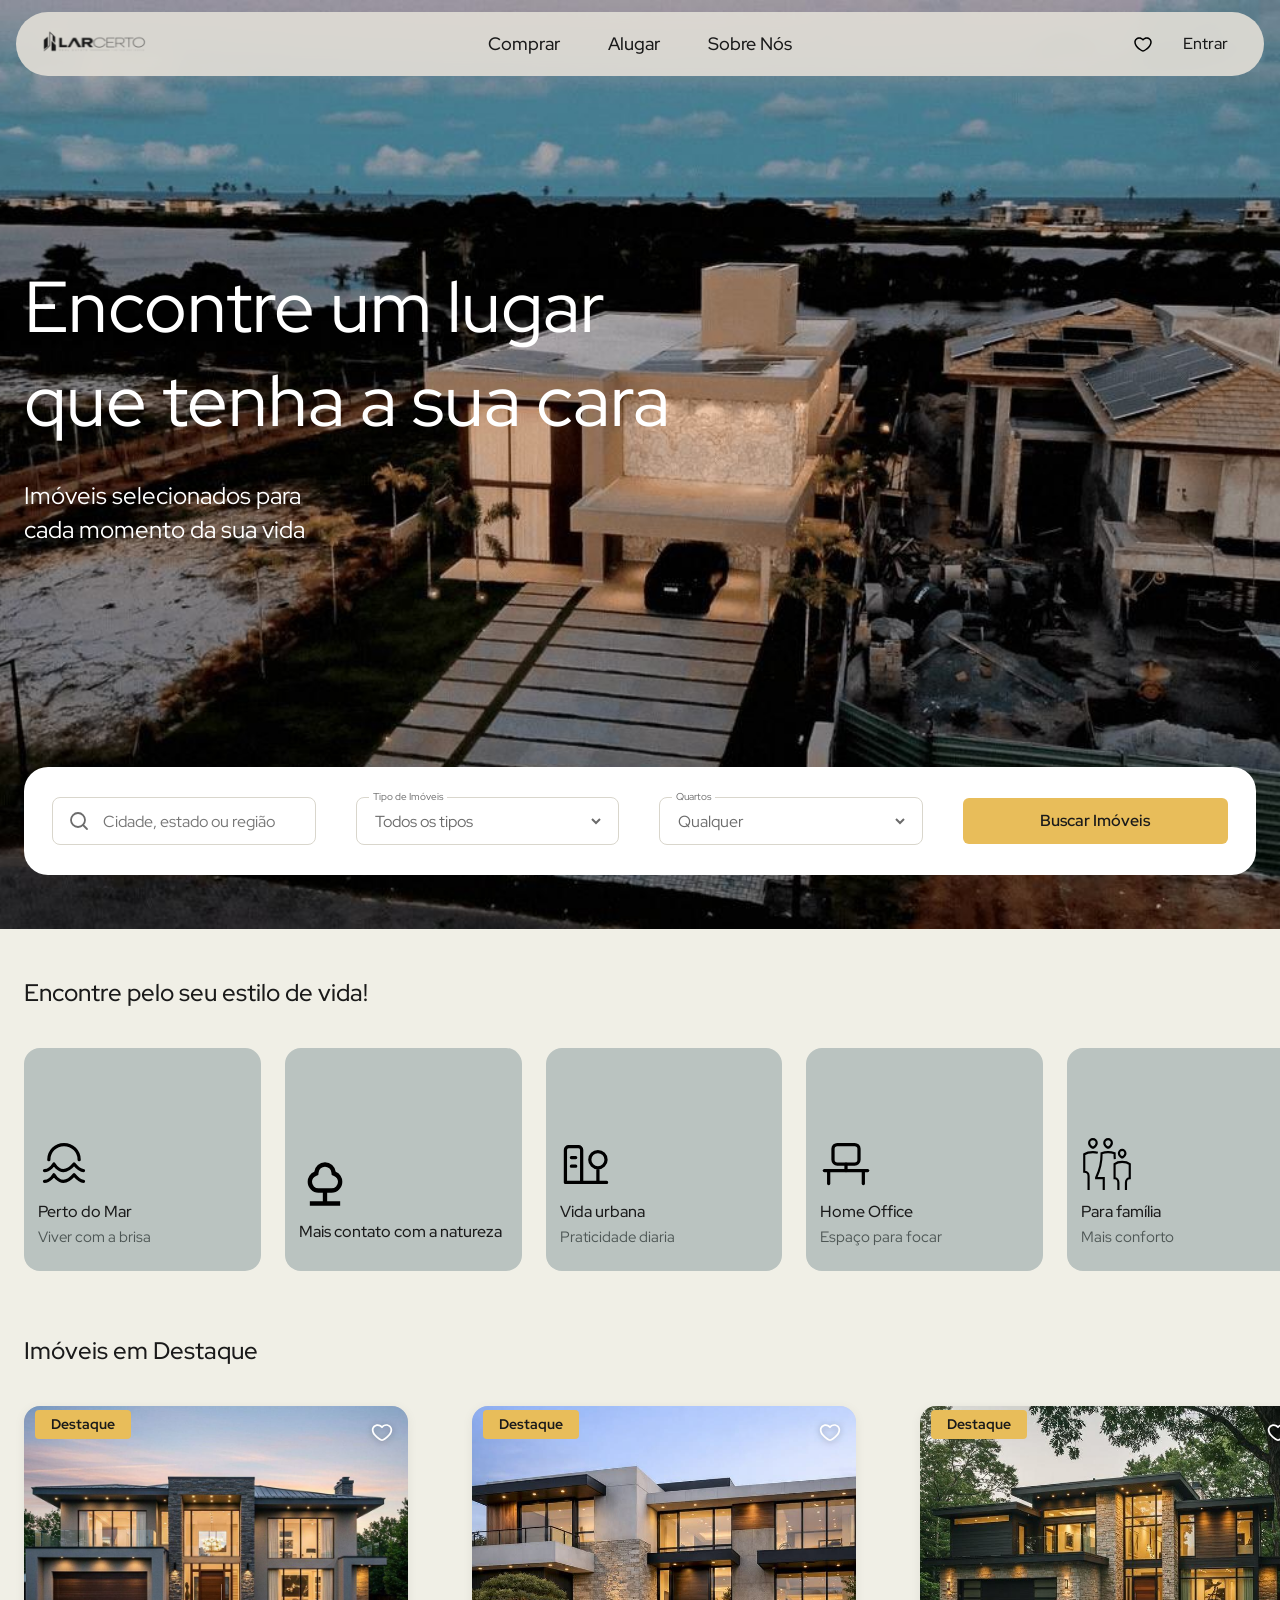
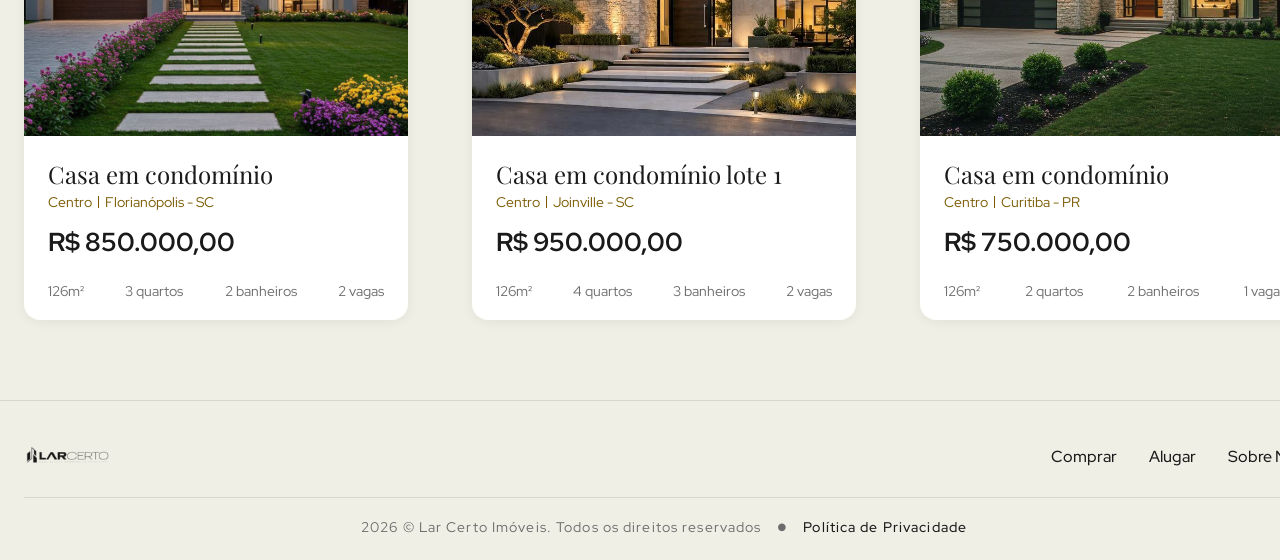
<file: index.html>
<!DOCTYPE html>
<html lang="pt-BR">
<head>
    <meta charset="UTF-8">
    <meta name="viewport" content="width=device-width, initial-scale=1.0">
    <title>Lar Certo</title>

    <meta http-equiv="refresh" content="0; url=pages/landing-lar-certo/index.html">
    <link rel="canonical" href="pages/landing-lar-certo/index.html">
    <script>
        window.location.replace("pages/landing-lar-certo/index.html");
    </script>
</head>
<body>
    <p>Redirecionando... <a href="pages/landing-lar-certo/index.html">Clique aqui se não for redirecionado.</a></p>
</body>
</html>
</file>
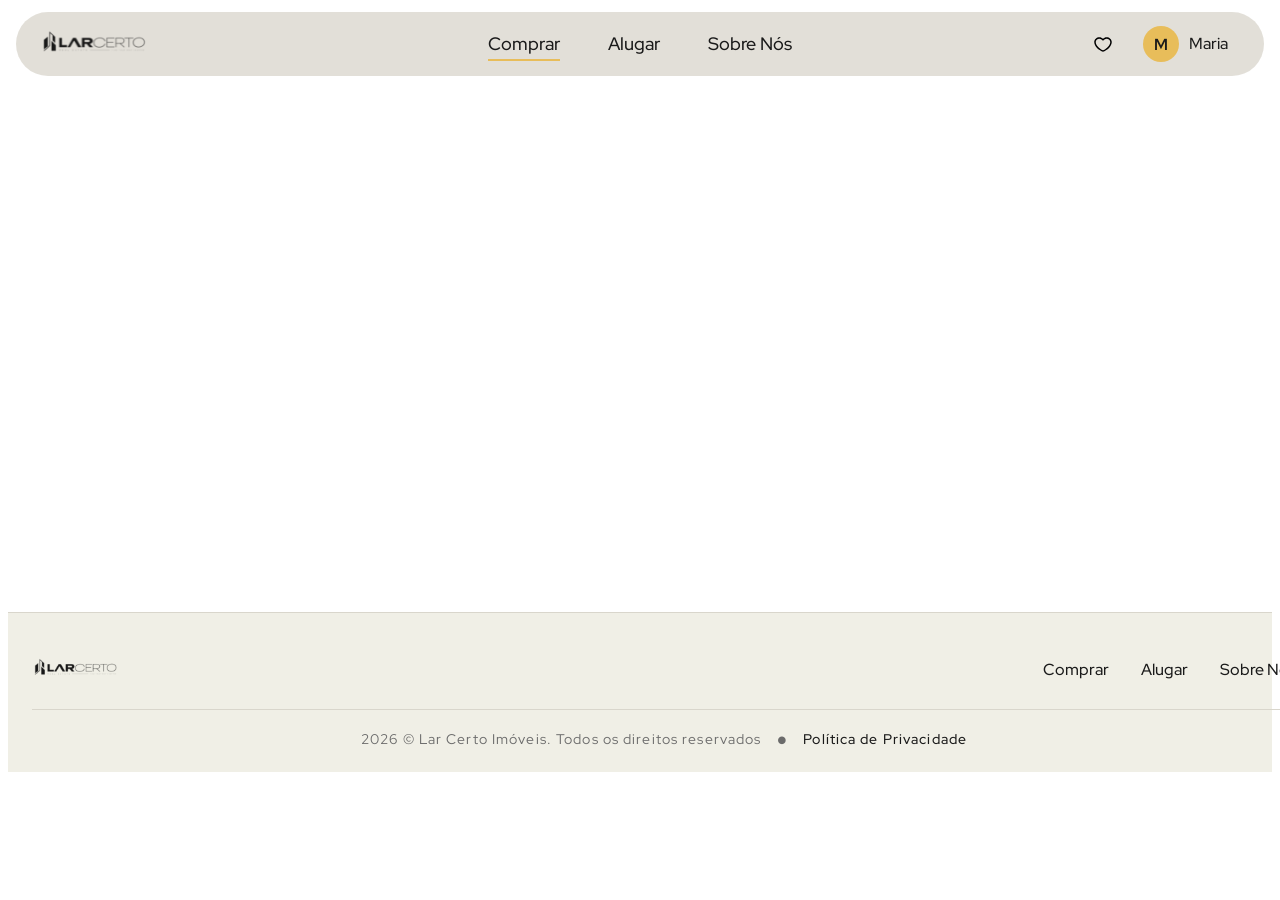
<file: pages/home/index.html>
<!DOCTYPE html>
<html lang="pt-BR">
<head>
    <meta charset="UTF-8">
    <meta name="viewport" content="width=device-width, initial-scale=1.0">
    <title>Lar Certo</title>
    <link rel="stylesheet" href="../../components/components.css">
    <script src="../../components/components.js" defer></script>
</head>
<body>
    <div data-component="header" data-overlay="true" data-active="comprar"></div>

    <main style="min-height: 60vh"></main>

    <div data-component="footer"></div>
</body>
</html>
</file>
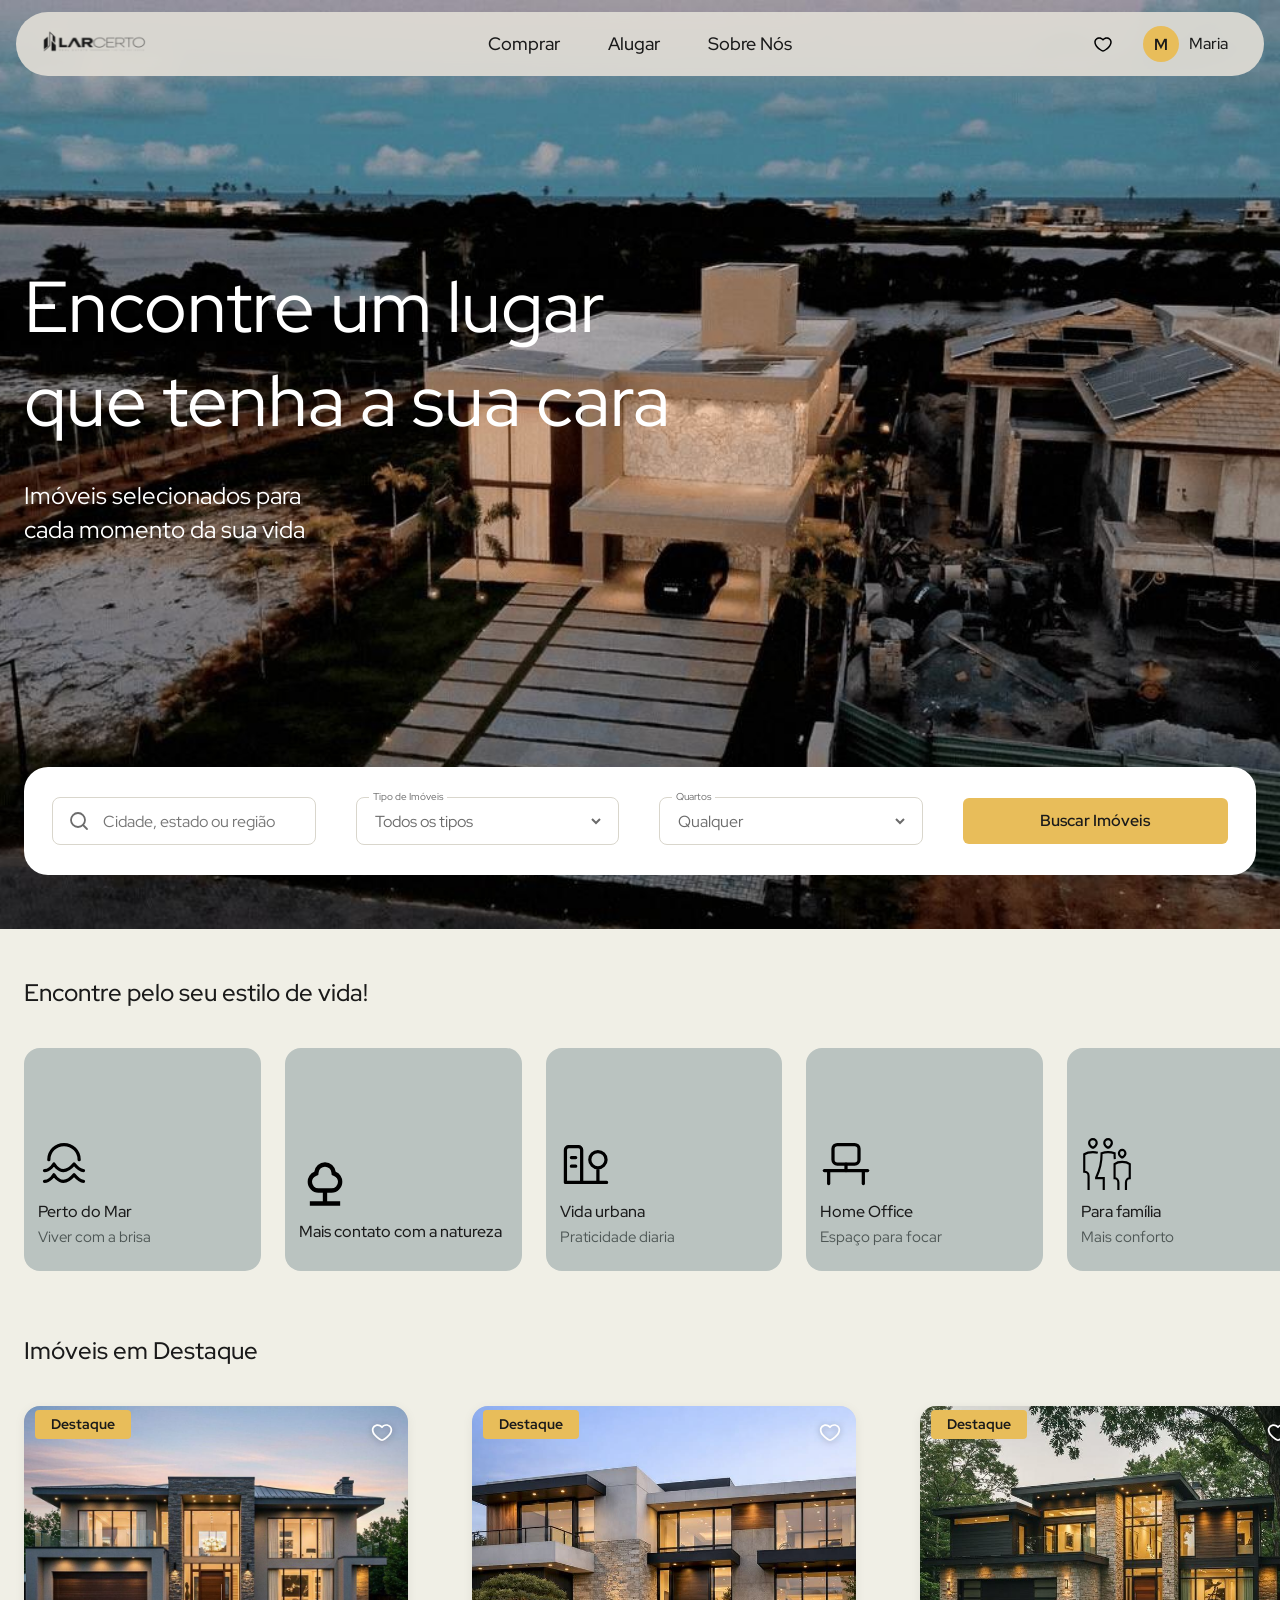
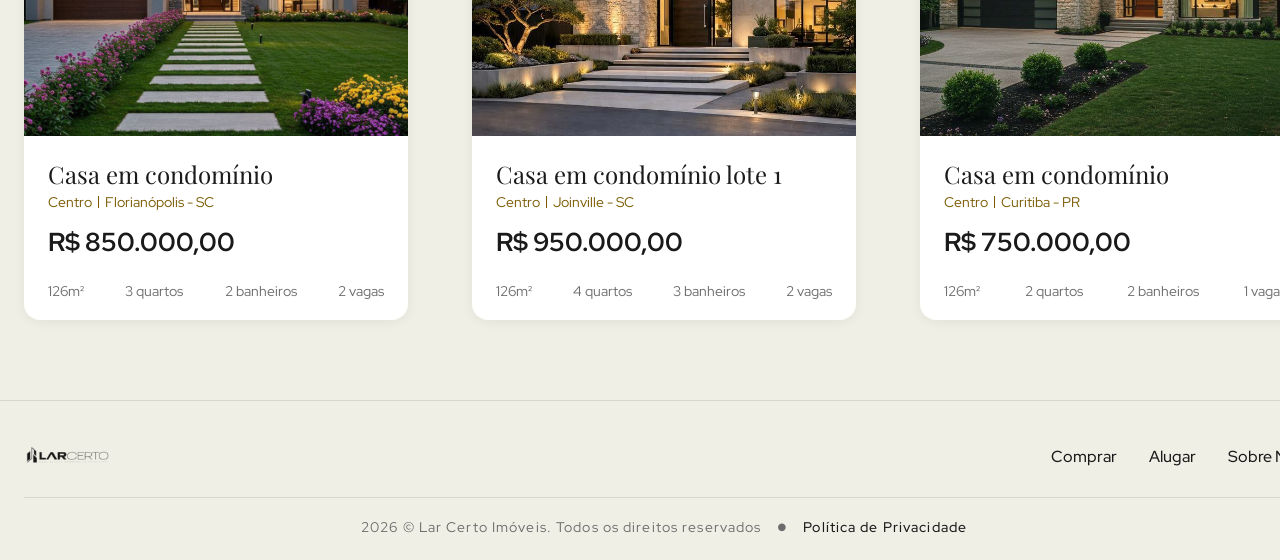
<file: pages/landing-lar-certo/index.html>
<!DOCTYPE html>
<html lang="pt-BR">
<head>
    <meta charset="UTF-8">
    <meta name="viewport" content="width=device-width, initial-scale=1.0">
    <title>Lar Certo | Encontre um lugar que tenha a sua cara</title>

    <link rel="stylesheet" href="../../components/components.css">
    <link rel="stylesheet" href="style.css">
    <script src="../../components/components.js" defer></script>
    <script src="../../shared/data/imoveis.js" defer></script>
    <script src="script.js" defer></script>
</head>
<body>
    <div data-component="header" data-overlay="true"></div>

    <main>
        <section class="hero">
            <video class="hero__video" autoplay muted loop playsinline preload="metadata" poster="../../assets/images/hero-lar-certo.jpg" aria-hidden="true">
                <source src="../../assets/videos/hero-lar-certo.mp4" type="video/mp4">
            </video>

            <div class="hero__conteudo">
                <h1 class="hero__titulo">Encontre um lugar<br>que tenha a sua cara</h1>
                <p class="hero__subtitulo">Imóveis selecionados para<br>cada momento da sua vida</p>
            </div>

            <form class="busca" id="form-busca">
                <div class="busca__campo busca__campo--texto">
                    <svg class="busca__icone" viewBox="0 0 24 24" fill="none" stroke="currentColor" stroke-width="1.8" stroke-linecap="round" aria-hidden="true">
                        <circle cx="11" cy="11" r="7"/><path d="m20 20-4-4"/>
                    </svg>
                    <input type="text" name="busca" placeholder="Cidade, estado ou região" aria-label="Cidade, estado ou região">
                </div>

                <label class="busca__campo busca__campo--select">
                    <span class="busca__rotulo">Tipo de Imóveis</span>
                    <select name="tipo">
                        <option value="">Todos os tipos</option>
                        <option value="casa">Casa</option>
                        <option value="apartamento">Apartamento</option>
                        <option value="cobertura">Cobertura</option>
                        <option value="terreno">Terreno</option>
                        <option value="comercial">Comercial</option>
                    </select>
                </label>

                <label class="busca__campo busca__campo--select">
                    <span class="busca__rotulo">Quartos</span>
                    <select name="quartos">
                        <option value="">Qualquer</option>
                        <option value="1">1+</option>
                        <option value="2">2+</option>
                        <option value="3">3+</option>
                        <option value="4">4+</option>
                    </select>
                </label>

                <button class="lc-btn lc-btn--primary busca__botao" type="submit">Buscar Imóveis</button>
            </form>
        </section>

        <section class="secao lc-container">
            <h2 class="secao__titulo">Encontre pelo seu estilo de vida!</h2>
            <div class="categorias" id="categorias"></div>
        </section>

        <section class="secao lc-container">
            <h2 class="secao__titulo">Imóveis em Destaque</h2>
            <div class="lc-grid-cards" id="destaques"></div>
        </section>
    </main>

    <div data-component="footer"></div>
</body>
</html>
</file>
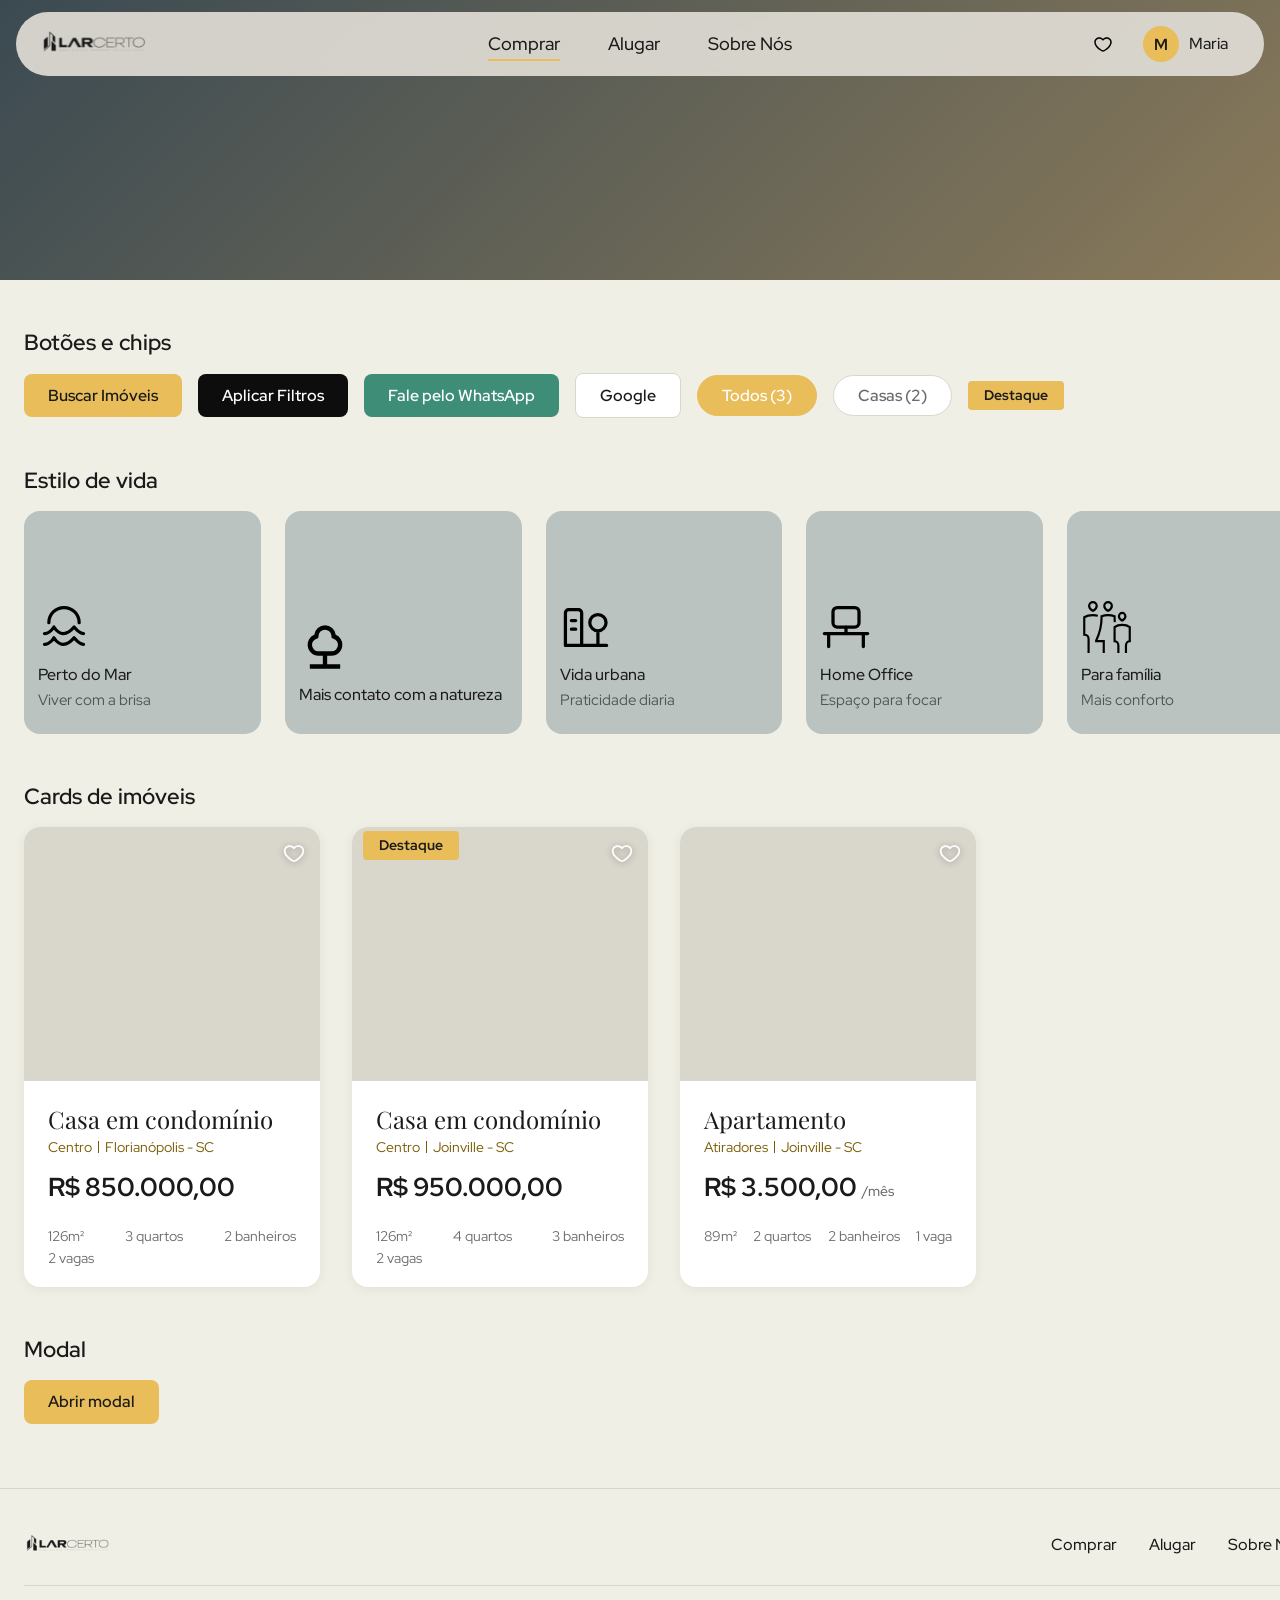
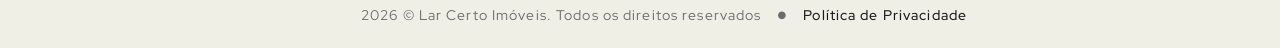
<file: components/preview.html>
<!DOCTYPE html>
<html lang="pt-BR">
<head>
  <meta charset="UTF-8">
  <meta name="viewport" content="width=device-width, initial-scale=1">
  <title>Preview dos componentes - Lar Certo</title>
  <link rel="stylesheet" href="components.css">
  <script src="components.js" defer></script>
  <style>
    body { margin: 0; background: var(--lc-bg); font-family: var(--lc-font-sans); color: var(--lc-text); }
    h2 { margin: 48px 0 16px; font: 600 22px var(--lc-font-sans); }
    .hero { position: relative; min-height: 280px; background: linear-gradient(135deg, #3b4a52, #8a7a5a); }
    .linha { display: flex; flex-wrap: wrap; gap: 16px; align-items: center; }
    .categorias { display: grid; grid-template-columns: repeat(auto-fit, minmax(200px, 1fr)); gap: 24px; }
  </style>
</head>
<body>
  <div class="hero">
    <div data-component="header" data-overlay="true" data-active="comprar"></div>
  </div>

  <main class="lc-container">
    <h2>Botões e chips</h2>
    <div class="linha">
      <button class="lc-btn lc-btn--primary">Buscar Imóveis</button>
      <button class="lc-btn lc-btn--dark">Aplicar Filtros</button>
      <button class="lc-btn lc-btn--whatsapp">Fale pelo WhatsApp</button>
      <button class="lc-btn lc-btn--outline">Google</button>
      <button class="lc-chip is-active">Todos (3)</button>
      <button class="lc-chip">Casas (2)</button>
      <span class="lc-badge">Destaque</span>
    </div>

    <h2>Estilo de vida</h2>
    <div class="categorias" id="categorias"></div>

    <h2>Cards de imóveis</h2>
    <div class="lc-grid-cards" id="cards"></div>

    <h2>Modal</h2>
    <button class="lc-btn lc-btn--primary" id="abrir-modal">Abrir modal</button>
  </main>

  <div data-component="footer"></div>

  <script>
    document.addEventListener("DOMContentLoaded", function () {
      var imoveis = [
        { id: 1, titulo: "Casa em condomínio", bairro: "Centro", cidade: "Florianópolis", uf: "SC", preco: 850000, area: 126, quartos: 3, banheiros: 2, vagas: 2 },
        { id: 2, titulo: "Casa em condomínio", bairro: "Centro", cidade: "Joinville", uf: "SC", preco: 950000, area: 126, quartos: 4, banheiros: 3, vagas: 2, destaque: true },
        { id: 3, titulo: "Apartamento", bairro: "Atiradores", cidade: "Joinville", uf: "SC", preco: 3500, area: 89, quartos: 2, banheiros: 2, vagas: 1, finalidade: "alugar" }
      ];
      LarCerto.renderCards(imoveis, document.getElementById("cards"));

      var categorias = [
        { icone: "mar", titulo: "Perto do Mar", texto: "Viver com a brisa" },
        { icone: "natureza", titulo: "Mais contato com a natureza", texto: "" },
        { icone: "urbana", titulo: "Vida urbana", texto: "Praticidade diaria" },
        { icone: "office", titulo: "Home Office", texto: "Espaço para focar" },
        { icone: "familia", titulo: "Para família", texto: "Mais conforto" }
      ];
      categorias.forEach(function (c) {
        document.getElementById("categorias").appendChild(LarCerto.criarCategoria(c));
      });

      document.getElementById("abrir-modal").addEventListener("click", function () {
        LarCerto.abrirModal({ titulo: "Agendar visita", conteudo: "Conteúdo do modal de exemplo." });
      });
    });
  </script>
</body>
</html>
</file>
<file: components/components.css>
@import url("https://fonts.googleapis.com/css2?family=Playfair+Display:wght@400;500;600&family=Red+Hat+Display:wght@400;500;600;700&display=swap");

:root {
  /* Cores */
  --lc-bg: #f0efe6;
  --lc-surface: #ffffff;
  --lc-surface-alt: #f8f8f6;
  --lc-header-pill: rgba(224, 221, 213, 0.92);
  --lc-categoria: #bac3c0;
  --lc-gold: #e8bd5a;
  --lc-gold-hover: #dcad40;
  --lc-gold-dark: #7a5a00;
  --lc-green: #3e8e77;
  --lc-green-hover: #347a66;
  --lc-text: #1a1a1a;
  --lc-text-muted: #6b6b6b;
  --lc-border: #d9d6cc;
  --lc-dark: #0d0d0d;

  --lc-font-sans: "Red Hat Display", "Segoe UI", system-ui, sans-serif;
  --lc-font-serif: "Playfair Display", Georgia, serif;

  --lc-radius-sm: 8px;
  --lc-radius: 16px;
  --lc-radius-lg: 24px;
  --lc-radius-pill: 999px;
  --lc-shadow: 0 2px 12px rgba(0, 0, 0, 0.06);
  --lc-shadow-lg: 0 12px 40px rgba(0, 0, 0, 0.18);

  --lc-container: 1280px;
  --lc-header-h: 72px;
}

.lc-container {
  width: 100%;
  max-width: var(--lc-container);
  margin-inline: auto;
  padding-inline: 24px;
}

.lc-sr-only {
  position: absolute;
  width: 1px;
  height: 1px;
  overflow: hidden;
  clip: rect(0 0 0 0);
  white-space: nowrap;
}

[hidden] {
  display: none !important;
}

.lc-btn {
  display: inline-flex;
  align-items: center;
  justify-content: center;
  gap: 8px;
  padding: 12px 24px;
  border: 0;
  border-radius: var(--lc-radius-sm);
  font: 600 16px/1.2 var(--lc-font-sans);
  color: var(--lc-text);
  text-decoration: none;
  cursor: pointer;
  transition: background-color 0.2s, color 0.2s, border-color 0.2s;
}

.lc-btn:focus-visible,
.lc-icon-btn:focus-visible,
.lc-chip:focus-visible,
.lc-nav__link:focus-visible,
.lc-card__fav:focus-visible {
  outline: 2px solid var(--lc-dark);
  outline-offset: 2px;
}

.lc-btn--primary { background: var(--lc-gold); }
.lc-btn--primary:hover { background: var(--lc-gold-hover); }

.lc-btn--dark { background: var(--lc-dark); color: #fff; }
.lc-btn--dark:hover { background: #2b2b2b; }

.lc-btn--whatsapp { background: var(--lc-green); color: #fff; }
.lc-btn--whatsapp:hover { background: var(--lc-green-hover); }

.lc-btn--outline {
  background: var(--lc-surface);
  border: 1px solid var(--lc-border);
}
.lc-btn--outline:hover { border-color: var(--lc-text); }

.lc-btn--block { width: 100%; }
.lc-btn--pill { border-radius: var(--lc-radius-pill); }


.lc-icon-btn {
  position: relative;
  display: inline-grid;
  place-items: center;
  width: 40px;
  height: 40px;
  padding: 0;
  border: 0;
  border-radius: 50%;
  background: transparent;
  color: var(--lc-text);
  cursor: pointer;
  transition: background-color 0.2s;
}
.lc-icon-btn:hover { background: rgba(0, 0, 0, 0.07); }
.lc-icon-btn svg,
.lc-icon-btn img { width: 24px; height: 24px; }

.lc-count {
  position: absolute;
  top: 2px;
  right: 0;
  min-width: 18px;
  height: 18px;
  padding: 0 5px;
  border-radius: var(--lc-radius-pill);
  background: var(--lc-gold);
  font: 700 11px/18px var(--lc-font-sans);
  text-align: center;
}


.lc-chip {
  display: inline-flex;
  align-items: center;
  padding: 10px 24px;
  border: 1px solid var(--lc-border);
  border-radius: var(--lc-radius-pill);
  background: var(--lc-surface);
  color: var(--lc-text-muted);
  font: 600 16px/1.2 var(--lc-font-sans);
  cursor: pointer;
  transition: background-color 0.2s, color 0.2s;
}
.lc-chip:hover { border-color: var(--lc-text-muted); }
.lc-chip[aria-pressed="true"],
.lc-chip.is-active {
  background: var(--lc-gold);
  border-color: var(--lc-gold);
  color: #fff;
}

.lc-badge {
  display: inline-block;
  padding: 6px 16px;
  border-radius: 4px;
  background: var(--lc-gold);
  color: var(--lc-text);
  font: 700 14px/1.2 var(--lc-font-sans);
}


.lc-header {
  position: relative;
  z-index: 100;
  box-sizing: border-box;
  width: 100%;
  padding: 12px 16px 0;
  font-family: var(--lc-font-sans);
  color: var(--lc-text);
}

.lc-header__inner {
  display: grid;
  grid-template-columns: 1fr auto 1fr;
  align-items: center;
  gap: 24px;
  min-height: 64px;
  padding-inline: 24px;
  border-radius: var(--lc-radius-pill);
  background: var(--lc-header-pill);
  -webkit-backdrop-filter: blur(8px);
  backdrop-filter: blur(8px);
}


.lc-logo {
  display: inline-flex;
  align-items: center;
  gap: 6px;
  justify-self: start;
  color: var(--lc-text);
  text-decoration: none;
}
.lc-logo__img { display: block; height: 40px; width: auto; }
.lc-logo--sm .lc-logo__img { height: 32px; }


.lc-nav {
  display: flex;
  align-items: center;
  gap: 48px;
}
.lc-nav__link {
  position: relative;
  padding: 6px 0;
  color: var(--lc-text);
  font: 500 18px/1.2 var(--lc-font-sans);
  text-decoration: none;
}
.lc-nav__link::after {
  content: "";
  position: absolute;
  left: 0;
  right: 0;
  bottom: 0;
  height: 2px;
  background: var(--lc-gold);
  transform: scaleX(0);
  transition: transform 0.2s;
}
.lc-nav__link:hover::after,
.lc-nav__link[aria-current="page"]::after { transform: scaleX(1); }

.lc-header__actions {
  display: flex;
  align-items: center;
  justify-content: flex-end;
  gap: 8px;
}
.lc-account {
  border: 0;
  background: none;
  cursor: pointer;
  display: inline-flex;
  align-items: center;
  gap: 10px;
  padding: 6px 12px;
  border-radius: var(--lc-radius-pill);
  color: var(--lc-text);
  font: 500 16px/1.2 var(--lc-font-sans);
  text-decoration: none;
  transition: background-color 0.2s;
}
.lc-account:hover { background: rgba(0, 0, 0, 0.07); }
.lc-account__avatar {
  display: grid;
  place-items: center;
  width: 36px;
  height: 36px;
  overflow: hidden;
  border-radius: 50%;
  background: var(--lc-border);
}
.lc-account__avatar svg { width: 22px; height: 22px; }
.lc-account__avatar img { width: 100%; height: 100%; object-fit: cover; }

.lc-burger { display: none; }

.lc-header[data-overlay="true"] {
  position: absolute;
  top: 0;
  left: 0;
}

@media (max-width: 900px) {
  .lc-header__inner {
    grid-template-columns: 1fr auto;
    padding-inline: 16px;
  }

  .lc-burger {
    display: inline-grid;
    place-items: center;
    width: 44px;
    height: 44px;
    border: 0;
    border-radius: 50%;
    background: transparent;
    color: inherit;
    cursor: pointer;
  }
  .lc-burger svg { width: 26px; height: 26px; }
  .lc-burger .lc-burger__close { display: none; }
  .lc-burger[aria-expanded="true"] .lc-burger__open { display: none; }
  .lc-burger[aria-expanded="true"] .lc-burger__close { display: block; }

  .lc-header__actions { grid-column: 2; grid-row: 1; }
  .lc-header__inner > .lc-burger { grid-column: 2; grid-row: 1; justify-self: end; }
  .lc-header__actions { margin-right: 52px; }

  .lc-nav {
    position: absolute;
    top: 100%;
    left: 0;
    right: 0;
    flex-direction: column;
    align-items: stretch;
    gap: 0;
    padding: 8px 24px 16px;
    background: var(--lc-bg);
    box-shadow: var(--lc-shadow);
    display: none;
    top: calc(100% + 8px);
    left: 16px;
    right: 16px;
    border-radius: var(--lc-radius);
  }
  .lc-nav.is-open { display: flex; }
  .lc-nav__link {
    padding: 14px 0;
    border-bottom: 1px solid var(--lc-border);
  }
  .lc-nav__link::after { display: none; }
  .lc-nav__link[aria-current="page"] { font-weight: 700; }

}


.lc-footer {
  margin-top: 64px;
  padding: 40px 0 24px;
  background: var(--lc-bg);
  border-top: 1px solid var(--lc-border);
  color: var(--lc-text-muted);
  font-family: var(--lc-font-sans);
}
.lc-footer__top {
  display: flex;
  flex-wrap: wrap;
  align-items: center;
  justify-content: space-between;
  gap: 24px;
  padding-bottom: 24px;
}
.lc-footer__nav {
  display: flex;
  flex-wrap: wrap;
  gap: 8px 32px;
  margin: 0;
  padding: 0;
  list-style: none;
}
.lc-footer__nav a {
  color: var(--lc-text);
  font: 500 16px/1.2 var(--lc-font-sans);
  text-decoration: none;
}
.lc-footer__nav a:hover { color: var(--lc-gold-dark); text-decoration: underline; }

.lc-footer__bottom {
  display: flex;
  flex-wrap: wrap;
  align-items: center;
  justify-content: center;
  gap: 8px 16px;
  padding-top: 20px;
  border-top: 1px solid var(--lc-border);
  font-size: 14px;
  letter-spacing: 0.08em;
  text-align: center;
}
.lc-footer__bottom a {
  color: var(--lc-text);
  font-weight: 500;
  text-decoration: none;
}
.lc-footer__bottom a:hover { text-decoration: underline; }
.lc-footer__dot { font-size: 10px; }


.lc-card {
  position: relative;
  display: flex;
  flex-direction: column;
  overflow: hidden;
  border-radius: var(--lc-radius);
  background: var(--lc-surface);
  box-shadow: var(--lc-shadow);
  font-family: var(--lc-font-sans);
  color: var(--lc-text);
  transition: transform 0.2s, box-shadow 0.2s;
}
.lc-card:hover {
  transform: translateY(-3px);
  box-shadow: 0 8px 24px rgba(0, 0, 0, 0.12);
}

.lc-card__media {
  position: relative;
  aspect-ratio: 390 / 335;
  background: var(--lc-border);
}
.lc-card__media {
  overflow: hidden;
}
.lc-card__media img {
  position: absolute;
  inset: 0;
  display: block;
  width: 100%;
  height: 100%;
  object-fit: cover;
}
.lc-card__media .lc-badge {
  position: absolute;
  top: 4px;
  left: 11px;
}

.lc-card__fav,
.lc-card__share {
  position: absolute;
  z-index: 2;
  display: grid;
  place-items: center;
  width: 36px;
  height: 36px;
  padding: 0;
  border: 0;
  border-radius: 50%;
  background: transparent;
  cursor: pointer;
}
.lc-card__fav { top: 8px; right: 8px; color: #fff; }
.lc-card__fav img {
  width: 28px;
  height: 28px;
  filter: brightness(0) invert(1) drop-shadow(0 1px 3px rgba(0, 0, 0, 0.35));
  transition: transform 0.15s;
}
.lc-card__fav:hover img { transform: scale(1.12); }
.lc-card__fav .lc-fav-cheio,
.lc-card__fav[aria-pressed="true"] .lc-fav-vazio { display: none; }
.lc-card__fav[aria-pressed="true"] .lc-fav-cheio { display: block; }

.lc-card__share {
  right: 12px;
  bottom: 96px;
  color: var(--lc-text);
}
.lc-card__share svg { width: 22px; height: 22px; }
.lc-card__share:hover { background: rgba(0, 0, 0, 0.07); }

.lc-card__body {
  display: flex;
  flex-direction: column;
  gap: 4px;
  padding: 24px 24px 20px;
}
.lc-card__title {
  margin: 0;
  font: 400 24px/1.2 var(--lc-font-serif);
}
.lc-card__title a {
  color: inherit;
  text-decoration: none;
}
.lc-card__title a::after {
  content: "";
  position: absolute;
  inset: 0;
  z-index: 1;
}
.lc-card__local {
  margin: 0;
  color: var(--lc-gold-dark);
  font-size: 14px;
}
.lc-card__local .lc-sep {
  display: inline-block;
  width: 1px;
  height: 12px;
  margin: 0 6px;
  vertical-align: -1px;
  background: currentColor;
}
.lc-card__preco {
  margin: 12px 0 0;
  font: 700 26px/1.2 var(--lc-font-sans);
}
.lc-card__preco small {
  font-size: 14px;
  font-weight: 500;
  color: var(--lc-text-muted);
}
.lc-card__specs {
  display: flex;
  flex-wrap: wrap;
  justify-content: space-between;
  gap: 4px 16px;
  margin: 20px 0 0;
  padding: 0;
  list-style: none;
  color: var(--lc-text-muted);
  font-size: 14px;
}

.lc-grid-cards {
  display: grid;
  grid-template-columns: repeat(auto-fill, minmax(280px, 1fr));
  gap: 32px;
}


.lc-categoria {
  display: flex;
  flex-direction: column;
  justify-content: flex-end;
  gap: 4px;
  min-height: 175px;
  padding: 24px 14px;
  border: 0;
  border-radius: var(--lc-radius);
  background: var(--lc-categoria);
  color: var(--lc-text);
  font-family: var(--lc-font-sans);
  text-align: left;
  text-decoration: none;
  cursor: pointer;
  transition: transform 0.2s, background-color 0.2s;
}
.lc-categoria:hover { transform: translateY(-3px); background: #adb8b4; }
.lc-categoria__icone { width: 52px; height: 52px; margin-bottom: 8px; }
.lc-categoria__titulo { margin: 0; font: 500 16px/1.3 var(--lc-font-sans); }
.lc-categoria__texto { margin: 0; color: #4d5654; font-size: 15px; }


.lc-modal {
  position: fixed;
  inset: 0;
  z-index: 1000;
  display: grid;
  place-items: center;
  padding: 16px;
  font-family: var(--lc-font-sans);
}
.lc-modal__overlay {
  position: absolute;
  inset: 0;
  background: rgba(13, 13, 13, 0.55);
  animation: lc-fade 0.2s ease;
}
.lc-modal__box {
  position: relative;
  display: flex;
  flex-direction: column;
  width: 100%;
  max-width: 520px;
  max-height: calc(100vh - 32px);
  overflow: hidden;
  border-radius: var(--lc-radius-lg);
  background: var(--lc-surface);
  box-shadow: var(--lc-shadow-lg);
  animation: lc-pop 0.2s ease;
}
.lc-modal[data-size="sm"] .lc-modal__box { max-width: 400px; }
.lc-modal[data-size="lg"] .lc-modal__box { max-width: 800px; }

.lc-modal__close {
  position: absolute;
  top: 12px;
  right: 12px;
}
.lc-modal__titulo {
  margin: 0;
  padding: 28px 56px 8px 28px;
  font: 600 24px/1.2 var(--lc-font-serif);
}
.lc-modal__corpo {
  padding: 8px 28px 24px;
  overflow-y: auto;
  color: var(--lc-text-muted);
  line-height: 1.55;
}
.lc-modal__rodape {
  display: flex;
  flex-wrap: wrap;
  justify-content: flex-end;
  gap: 12px;
  padding: 16px 28px 24px;
  border-top: 1px solid var(--lc-border);
}
.lc-modal__rodape:empty { display: none; }

body.lc-modal-open { overflow: hidden; }

@keyframes lc-fade { from { opacity: 0; } }
@keyframes lc-pop { from { opacity: 0; transform: translateY(12px) scale(0.98); } }

@media (prefers-reduced-motion: reduce) {
  .lc-modal__overlay,
  .lc-modal__box { animation: none; }
  .lc-card,
  .lc-categoria { transition: none; }
}

.lc-toast {
  position: fixed;
  right: 32px;
  bottom: 32px;
  z-index: 1100;
  display: flex;
  align-items: center;
  gap: 16px;
  padding: 16px 28px 16px 20px;
  border-radius: 16px;
  background: #fff;
  box-shadow: var(--lc-shadow-lg);
  font: 500 15px var(--lc-font-sans);
  color: var(--lc-text);
  opacity: 0;
  pointer-events: none;
  transform: translateY(24px);
  transition: transform 0.3s ease, opacity 0.3s ease;
}
.lc-toast.is-visible {
  opacity: 1;
  transform: translateY(0);
}
.lc-toast img {
  width: 32px;
  height: 32px;
  filter: invert(36%) sepia(80%) saturate(2200%) hue-rotate(345deg);
}
@media (max-width: 640px) {
  .lc-toast { right: 16px; left: 16px; bottom: 16px; }
}

.lc-conta { position: relative; }
.lc-account__avatar--inicial {
  background: var(--lc-gold);
  font: 700 16px var(--lc-font-sans);
}
.lc-conta__menu {
  position: absolute;
  top: calc(100% + 12px);
  right: 0;
  z-index: 10;
  display: grid;
  min-width: 220px;
  padding: 8px;
  border-radius: var(--lc-radius);
  background: #fff;
  box-shadow: var(--lc-shadow-lg);
}
.lc-conta__email {
  margin: 0;
  padding: 8px 12px;
  border-bottom: 1px solid var(--lc-border);
  color: var(--lc-text-muted);
  font-size: 13px;
}
.lc-conta__menu a,
.lc-conta__menu button {
  padding: 10px 12px;
  border: 0;
  border-radius: 8px;
  background: none;
  color: var(--lc-text);
  font: 500 15px var(--lc-font-sans);
  text-align: left;
  text-decoration: none;
  cursor: pointer;
}
.lc-conta__menu a:hover,
.lc-conta__menu button:hover { background: var(--lc-bg); }
</file>
<file: pages/landing-lar-certo/style.css>
body {
  margin: 0;
  background: var(--lc-bg);
  font-family: var(--lc-font-sans);
  color: var(--lc-text);
}

.hero {
  position: relative;
  display: flex;
  flex-direction: column;
  justify-content: space-between;
  min-height: 929px;
  padding: 0 24px 54px;
  box-sizing: border-box;
  color: #fff;
  overflow: hidden;
  background: #3b4a52 url("../../assets/images/hero-lar-certo.jpg") center / cover no-repeat;
}

.hero__video {
  position: absolute;
  inset: 0;
  width: 100%;
  height: 100%;
  object-fit: cover;
}

/* Escurece o vídeo para o texto ficar legível */
.hero::before {
  content: "";
  position: absolute;
  inset: 0;
  background: linear-gradient(rgba(0, 0, 0, 0.25), rgba(0, 0, 0, 0.35));
}

.hero__conteudo,
.busca {
  position: relative;
}

.hero__conteudo {
  margin-top: 260px;
  max-width: 1280px;
  width: 100%;
  margin-inline: auto;
  padding-top: 0;
}

.hero__titulo {
  margin: 0 0 32px;
  font-size: clamp(40px, 6vw, 72px);
  font-weight: 400;
  line-height: 1.3;
}

.hero__subtitulo {
  margin: 0;
  font-size: clamp(18px, 2vw, 24px);
  line-height: 1.4;
}

.busca {
  display: grid;
  grid-template-columns: 1fr 1fr 1fr auto;
  align-items: center;
  gap: 40px;
  width: 100%;
  max-width: 1278px;
  margin: 0 auto;
  padding: 30px 28px;
  box-sizing: border-box;
  border-radius: 24px;
  background: #fff;
  color: var(--lc-text);
}

.busca__campo {
  position: relative;
  display: flex;
  align-items: center;
  height: 46px;
  padding: 0 14px;
  border: 1px solid var(--lc-border);
  border-radius: 8px;
  background: #fff;
}

.busca__campo:focus-within {
  border-color: var(--lc-text);
}

.busca__icone {
  width: 24px;
  height: 24px;
  margin-right: 10px;
  flex: none;
  color: var(--lc-text-muted);
}

.busca__campo input,
.busca__campo select {
  width: 100%;
  height: 100%;
  border: 0;
  background: transparent;
  font: 400 16px var(--lc-font-sans);
  color: var(--lc-text-muted);
  outline: none;
}

.busca__campo select {
  cursor: pointer;
}

.busca__rotulo {
  position: absolute;
  top: -8px;
  left: 12px;
  padding: 0 4px;
  background: #fff;
  font-size: 10px;
  color: var(--lc-text-muted);
}

.busca__botao {
  height: 46px;
  min-width: 265px;
  border-radius: 6px;
}

.secao {
  padding-top: 48px;
  padding-bottom: 16px;
}

.secao__titulo {
  margin: 0 0 40px;
  font-size: 24px;
  font-weight: 500;
}

.categorias {
  display: grid;
  grid-template-columns: repeat(5, 1fr);
  gap: 24px;
}

#destaques {
  grid-template-columns: repeat(3, 1fr);
  gap: 64px;
}

@media (max-width: 1000px) {
  .busca {
    grid-template-columns: 1fr 1fr;
    gap: 24px;
  }
  .busca__botao {
    grid-column: 1 / -1;
  }
  .categorias {
    grid-template-columns: repeat(3, 1fr);
  }
  #destaques {
    grid-template-columns: repeat(2, 1fr);
    gap: 32px;
  }
}

@media (max-width: 640px) {
  .hero {
    min-height: 780px;
    padding-bottom: 24px;
  }
  .hero__conteudo {
    margin-top: 160px;
  }
  .busca {
    grid-template-columns: 1fr;
    padding: 24px 16px;
  }
  .categorias,
  #destaques {
    grid-template-columns: 1fr;
  }
}
</file>
